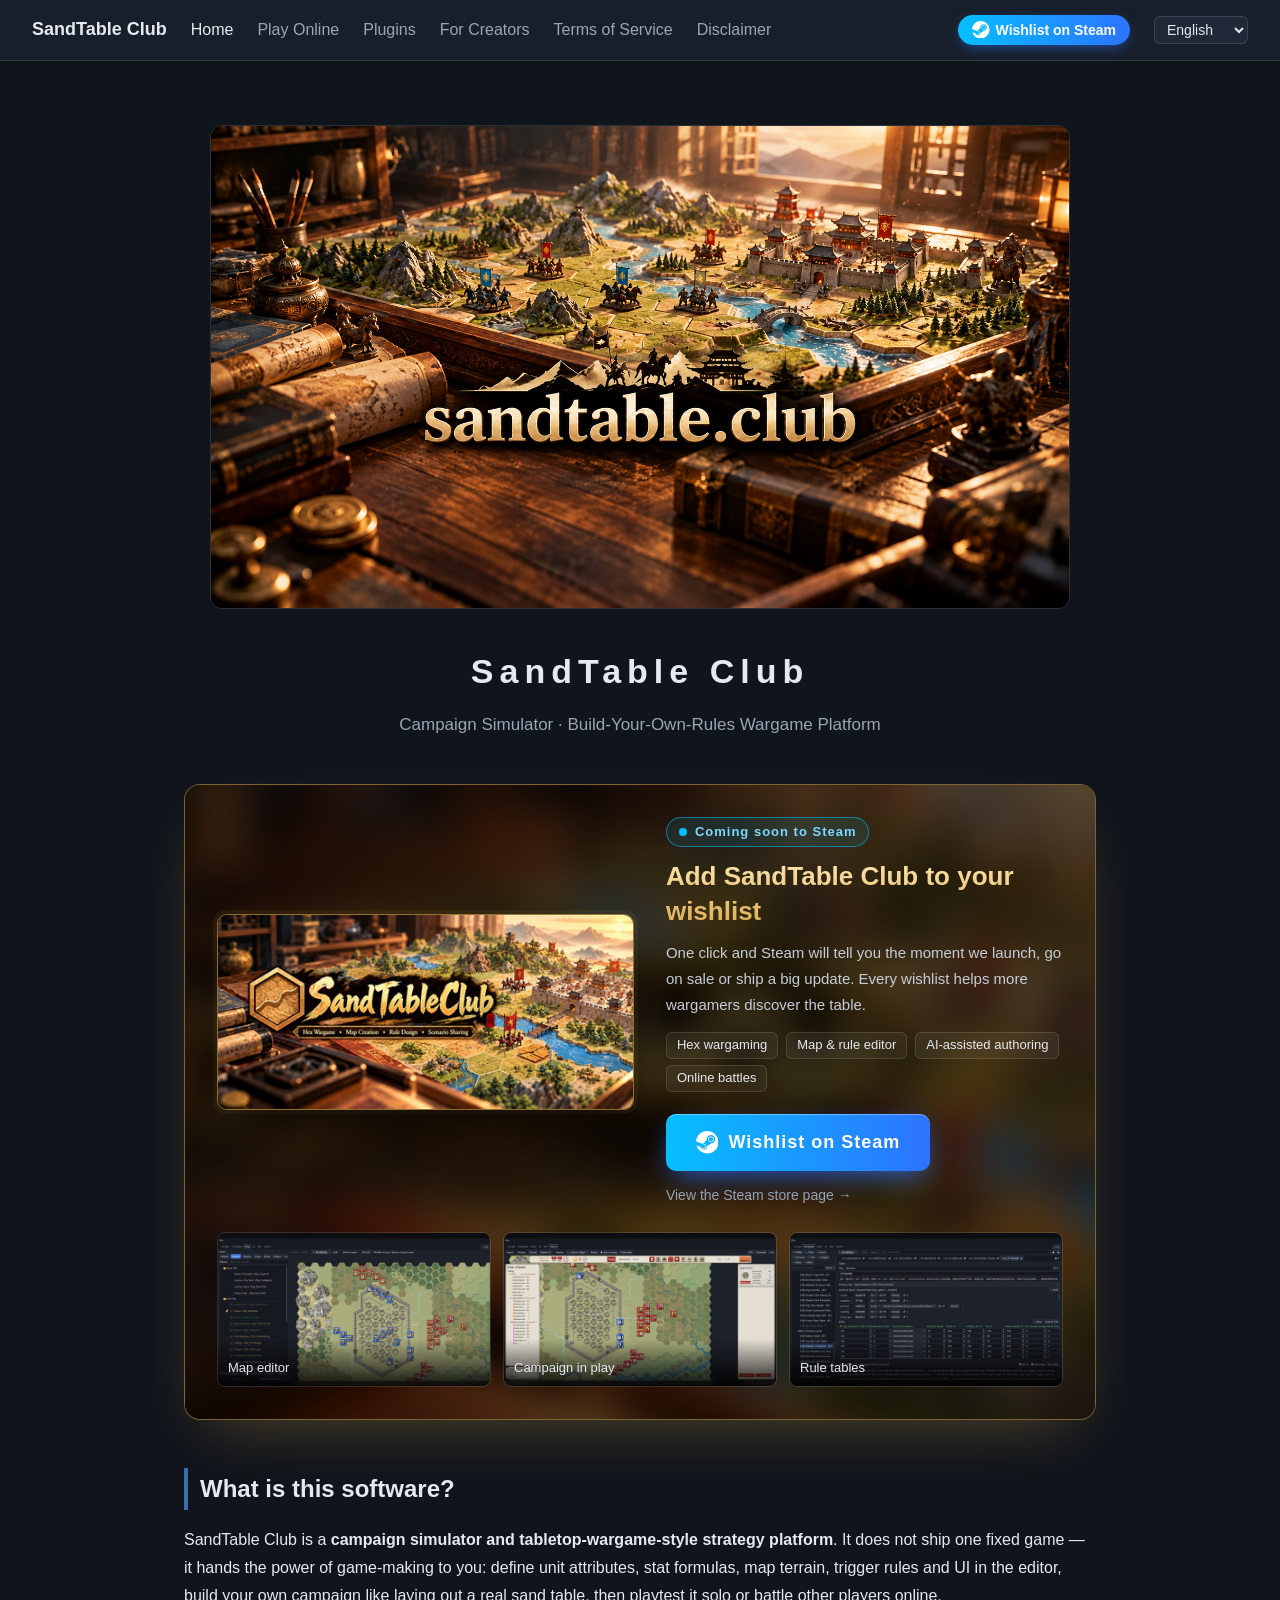
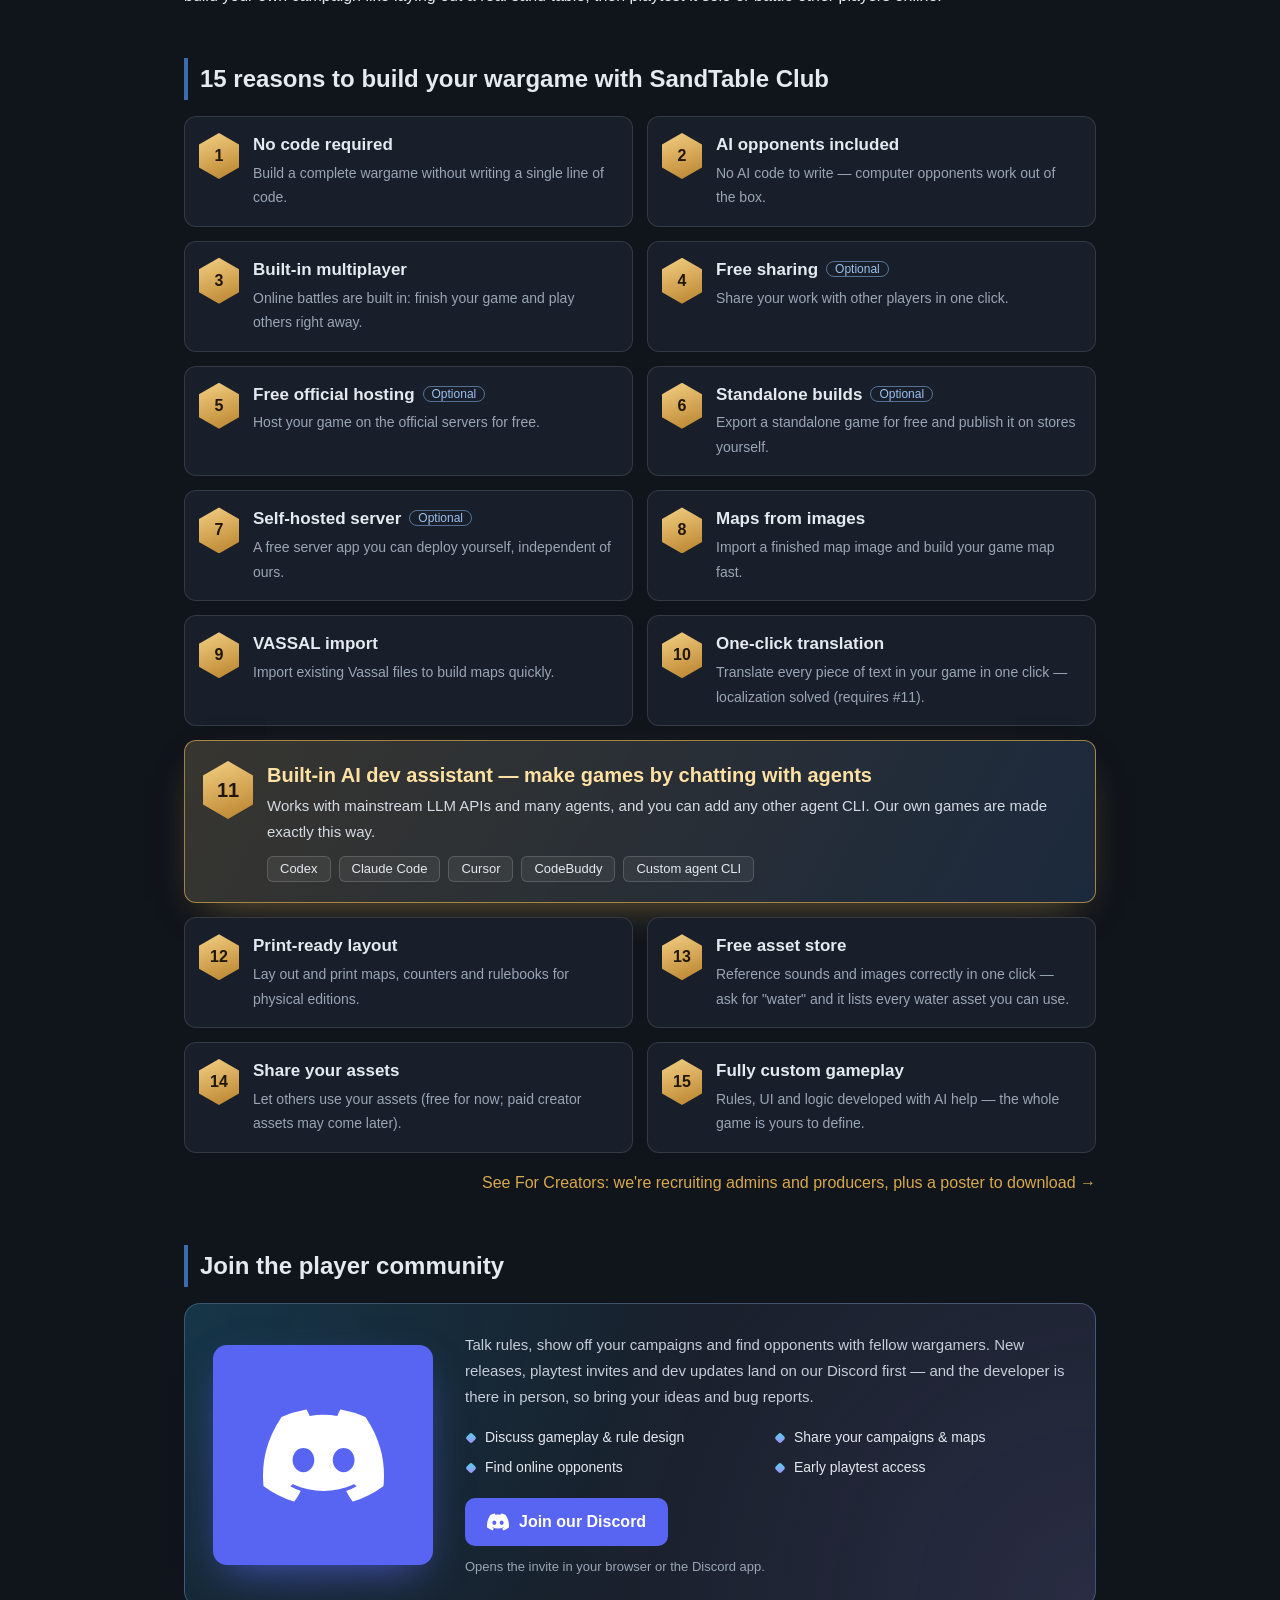
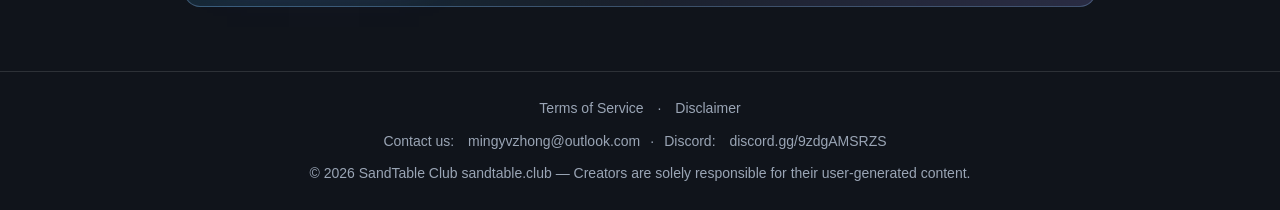
<file: index.html>
<!DOCTYPE html>
<html lang="zh-CN">
<head>
<meta charset="UTF-8">
<meta name="viewport" content="width=device-width, initial-scale=1.0">
<title>沙盘俱乐部 SandTable Club</title>
<meta name="description" content="沙盘俱乐部(sandtable.club):一个可自制规则的战役模拟器与兵棋对战平台。">
<link rel="icon" href="assets/icon.ico" sizes="any">
<link rel="icon" type="image/png" sizes="32x32" href="assets/icon_32x32_transparent.png">
<link rel="apple-touch-icon" href="assets/icon_256.png">
<link rel="stylesheet" href="assets/style.css">
<script src="i18n/zh.js"></script>
<script src="i18n/cht.js"></script>
<script src="i18n/en.js"></script>
<script src="i18n/ja.js"></script>
</head>
<body data-page="home">
<nav id="nav"></nav>
<main id="main"></main>
<footer id="footer"></footer>
<script src="assets/i18n.js"></script>
</body>
</html>
</file>
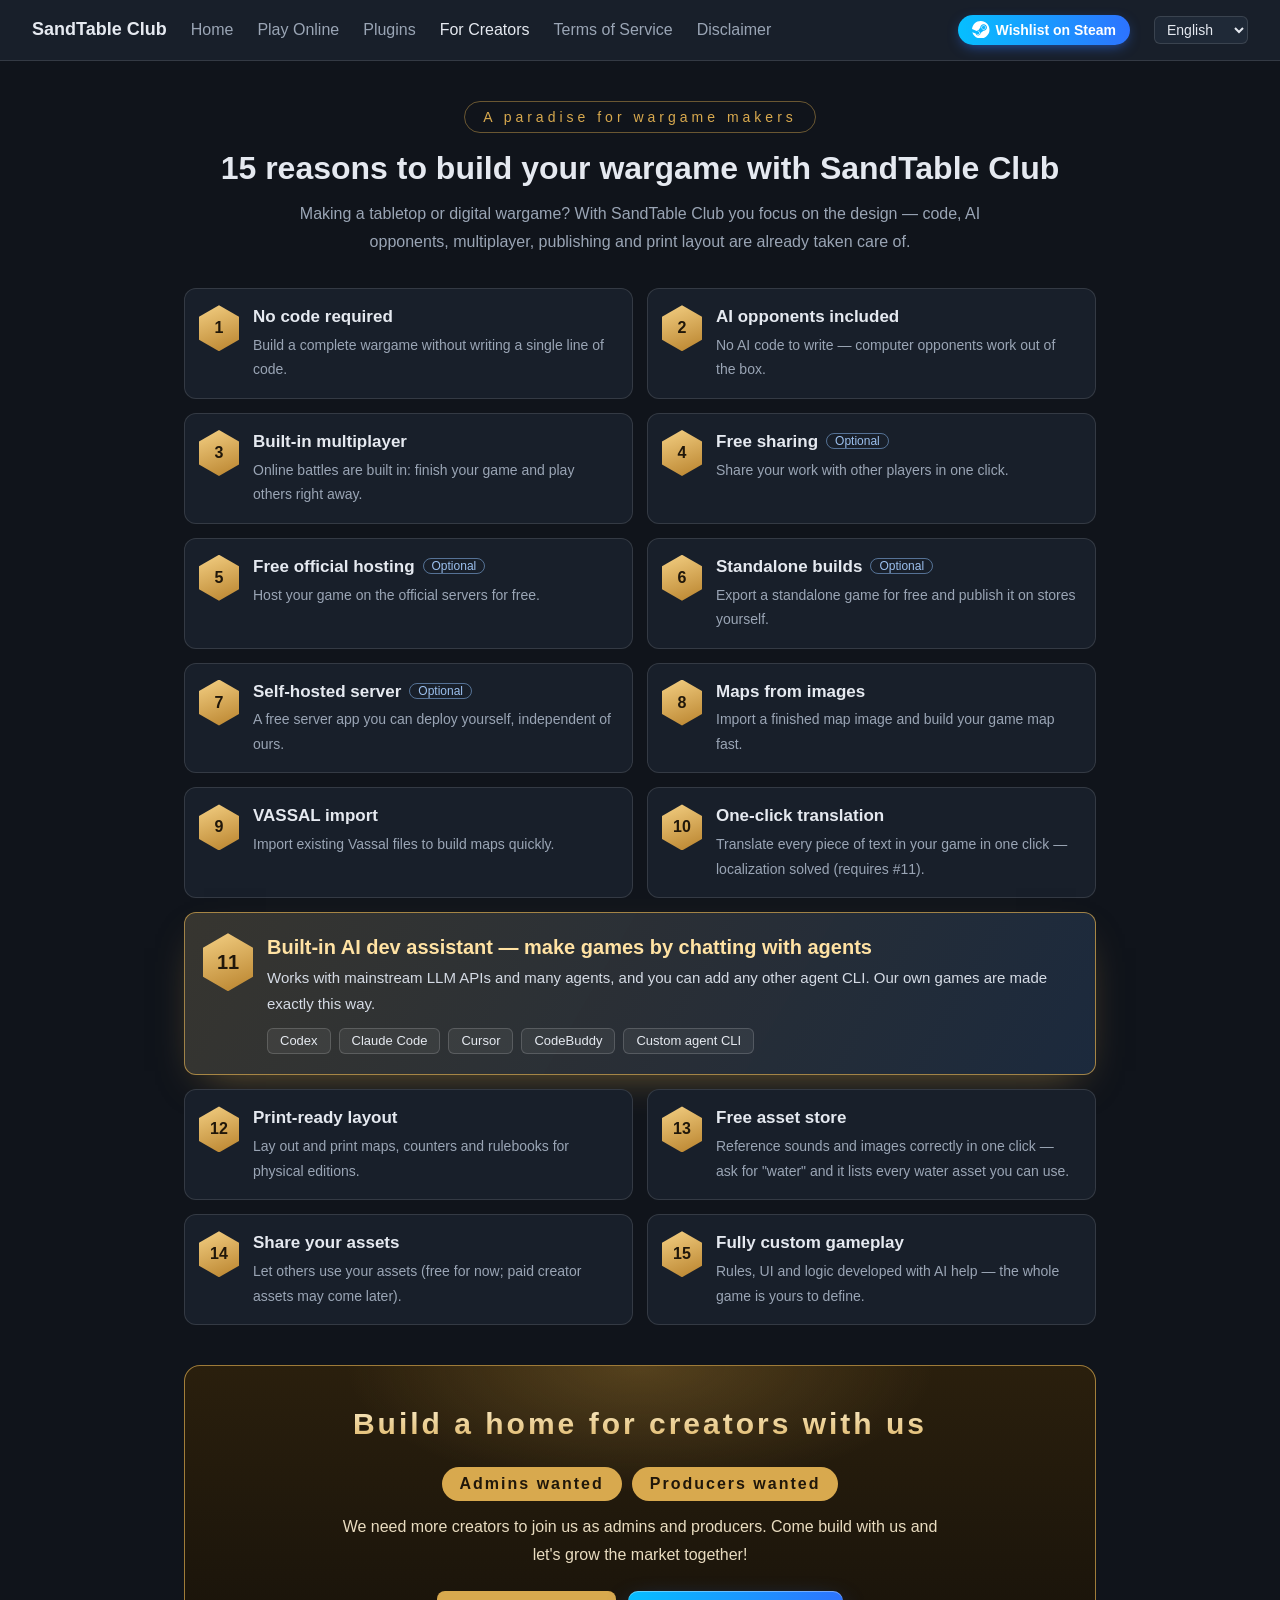
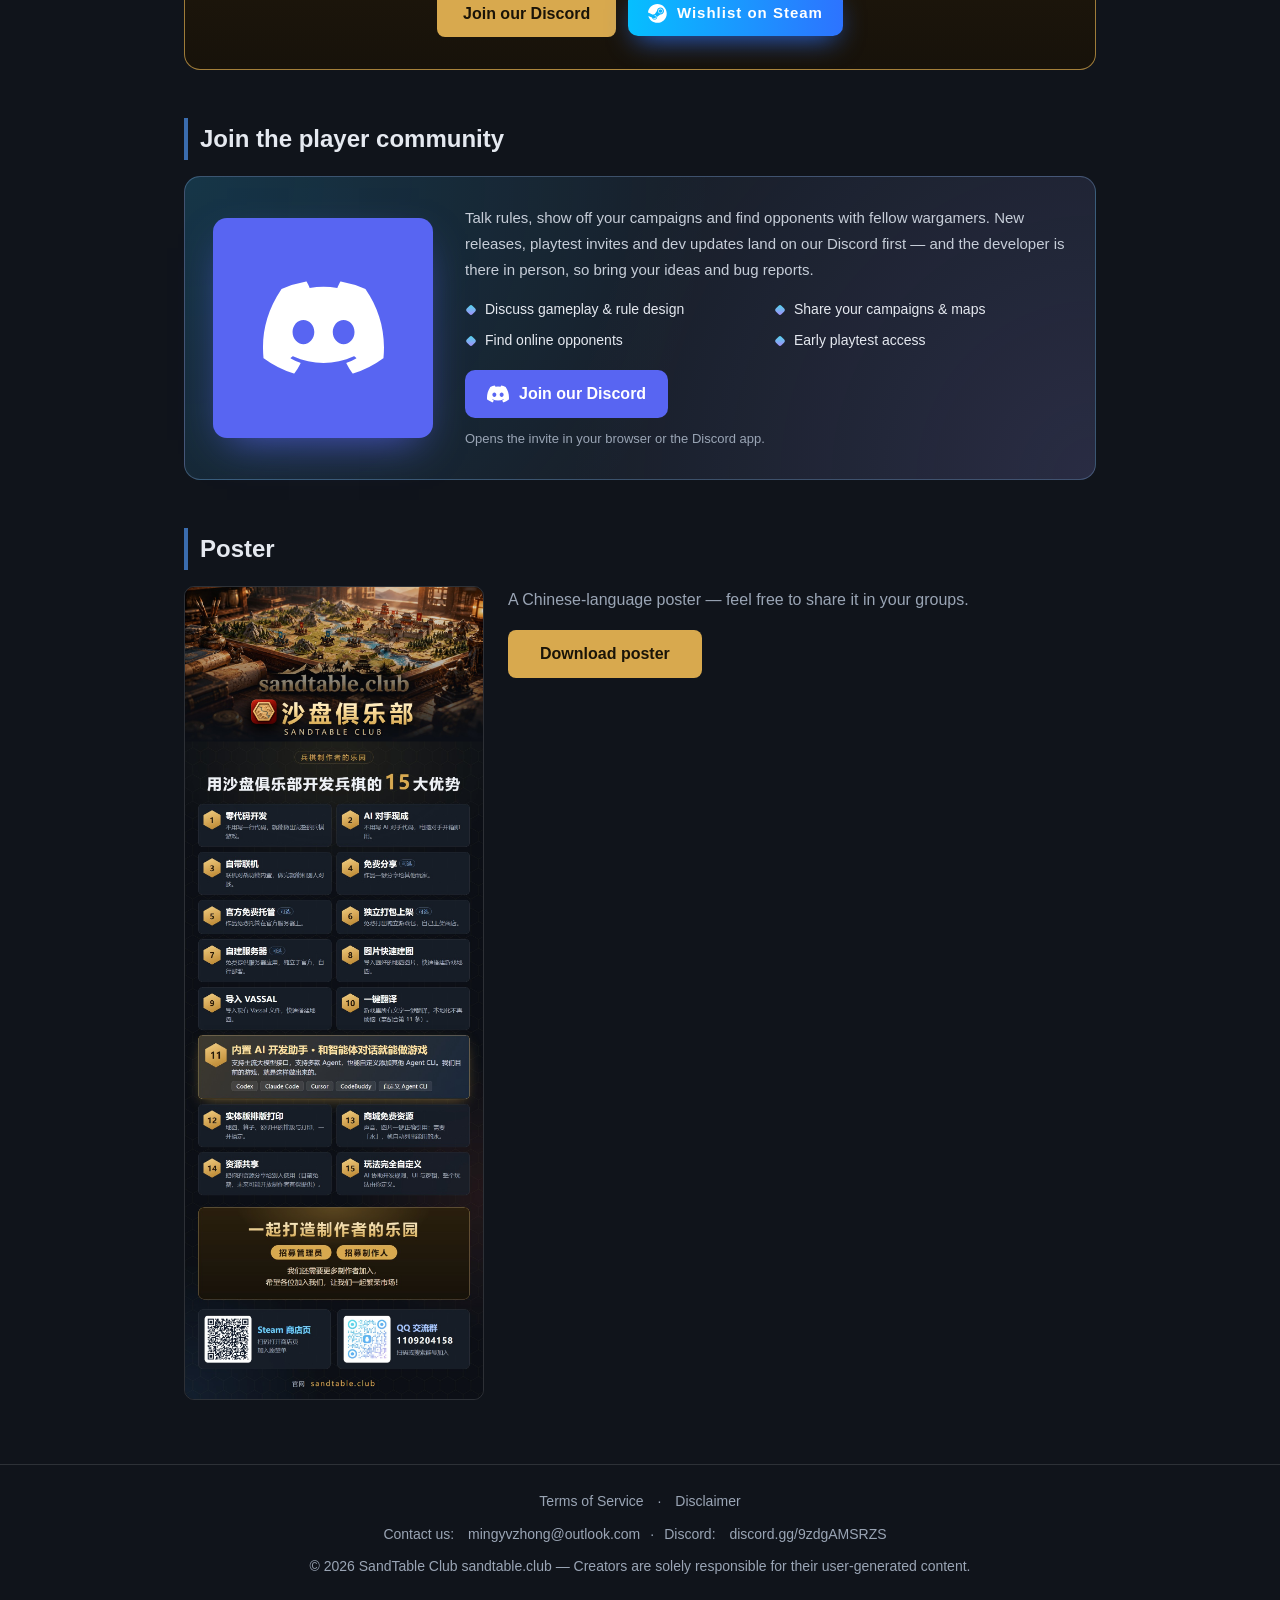
<file: creators.html>
<!DOCTYPE html>
<html lang="zh-CN">
<head>
<meta charset="UTF-8">
<meta name="viewport" content="width=device-width, initial-scale=1.0">
<title>制作者乐园 - 沙盘俱乐部</title>
<link rel="icon" href="assets/icon.ico" sizes="any">
<link rel="icon" type="image/png" sizes="32x32" href="assets/icon_32x32_transparent.png">
<link rel="apple-touch-icon" href="assets/icon_256.png">
<link rel="stylesheet" href="assets/style.css">
<script src="i18n/zh.js"></script>
<script src="i18n/cht.js"></script>
<script src="i18n/en.js"></script>
<script src="i18n/ja.js"></script>
</head>
<body data-page="creators">
<nav id="nav"></nav>
<main id="main"></main>
<footer id="footer"></footer>
<script src="assets/i18n.js"></script>
</body>
</html>
</file>
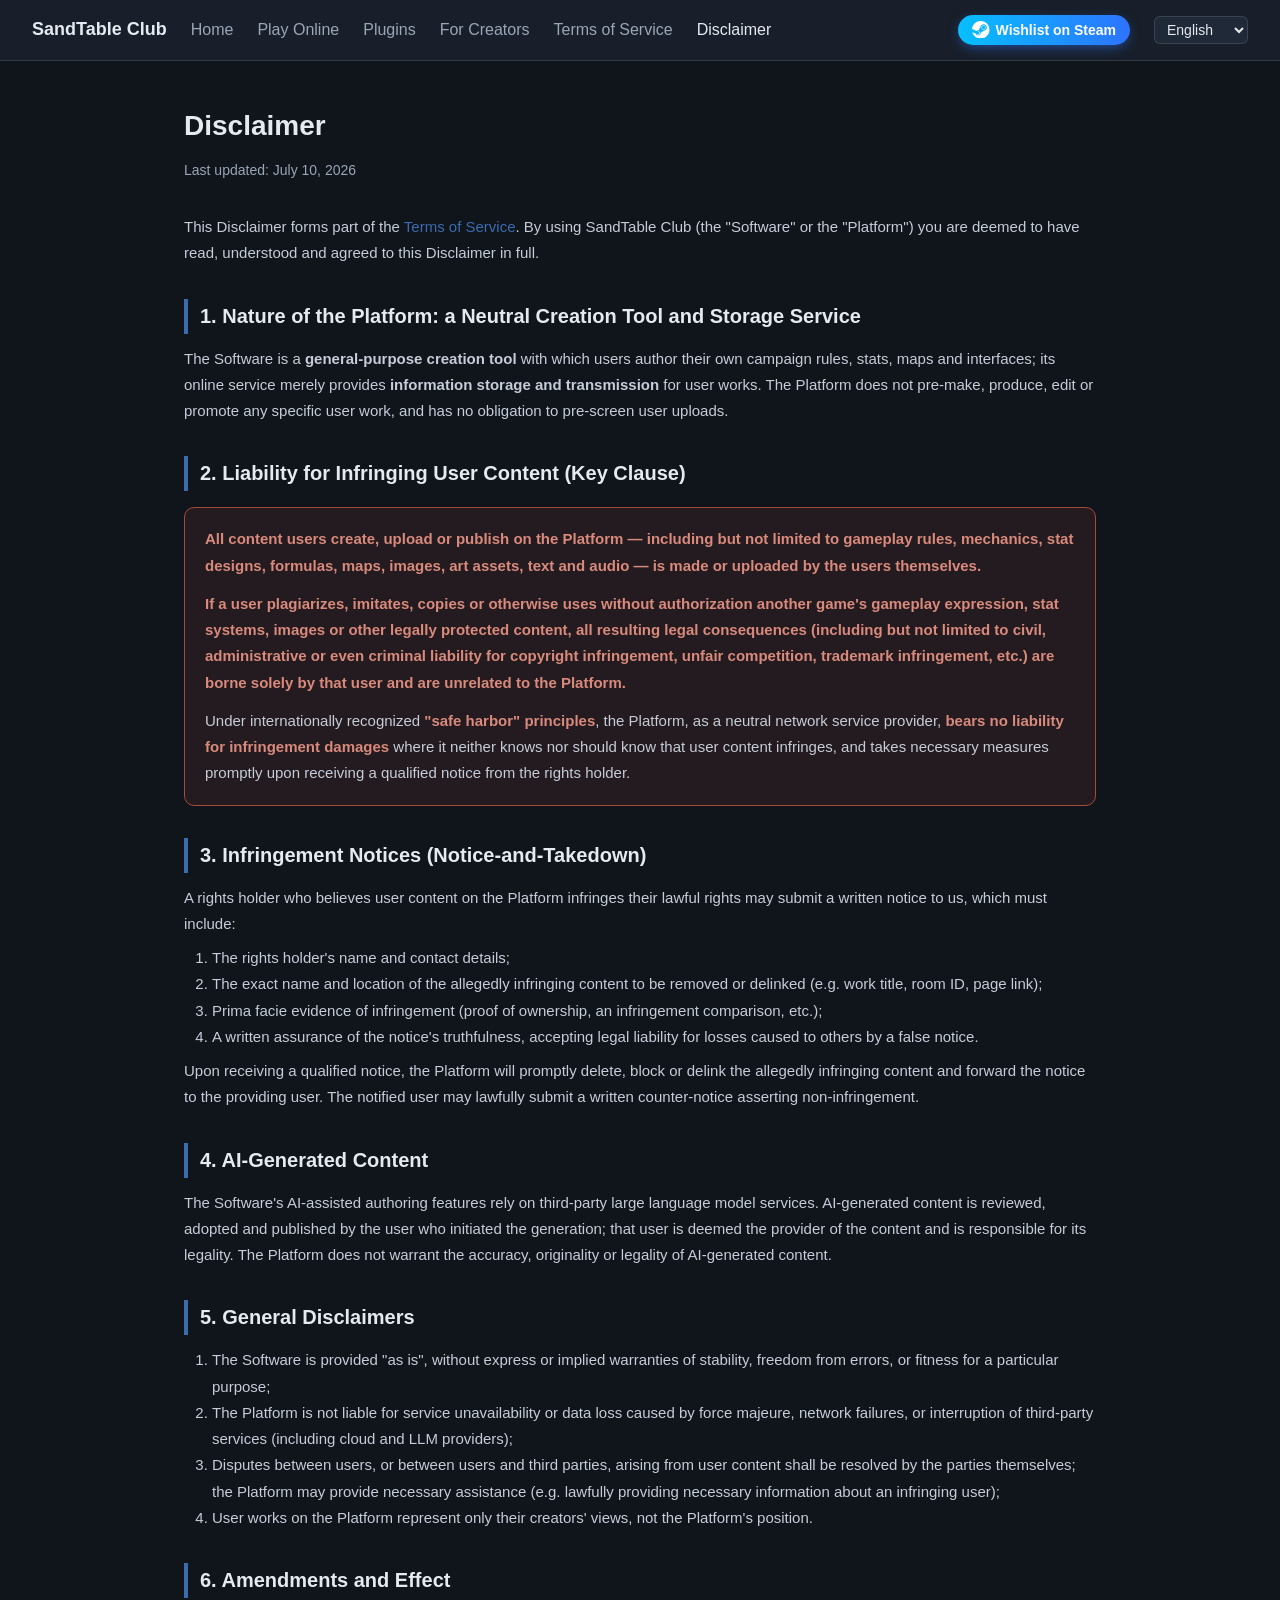
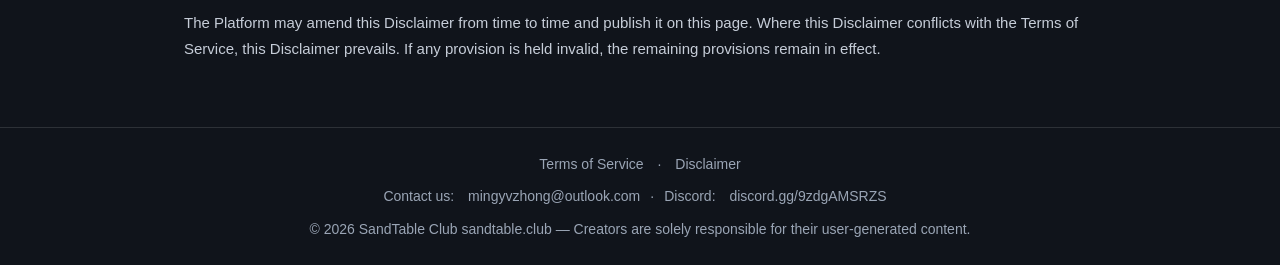
<file: disclaimer.html>
<!DOCTYPE html>
<html lang="zh-CN">
<head>
<meta charset="UTF-8">
<meta name="viewport" content="width=device-width, initial-scale=1.0">
<title>免责声明 - 沙盘俱乐部</title>
<link rel="icon" href="assets/icon.ico" sizes="any">
<link rel="icon" type="image/png" sizes="32x32" href="assets/icon_32x32_transparent.png">
<link rel="apple-touch-icon" href="assets/icon_256.png">
<link rel="stylesheet" href="assets/style.css">
<script src="i18n/zh.js"></script>
<script src="i18n/cht.js"></script>
<script src="i18n/en.js"></script>
<script src="i18n/ja.js"></script>
</head>
<body data-page="disclaimer">
<nav id="nav"></nav>
<main id="main" class="legal"></main>
<footer id="footer"></footer>
<script src="assets/i18n.js"></script>
</body>
</html>
</file>
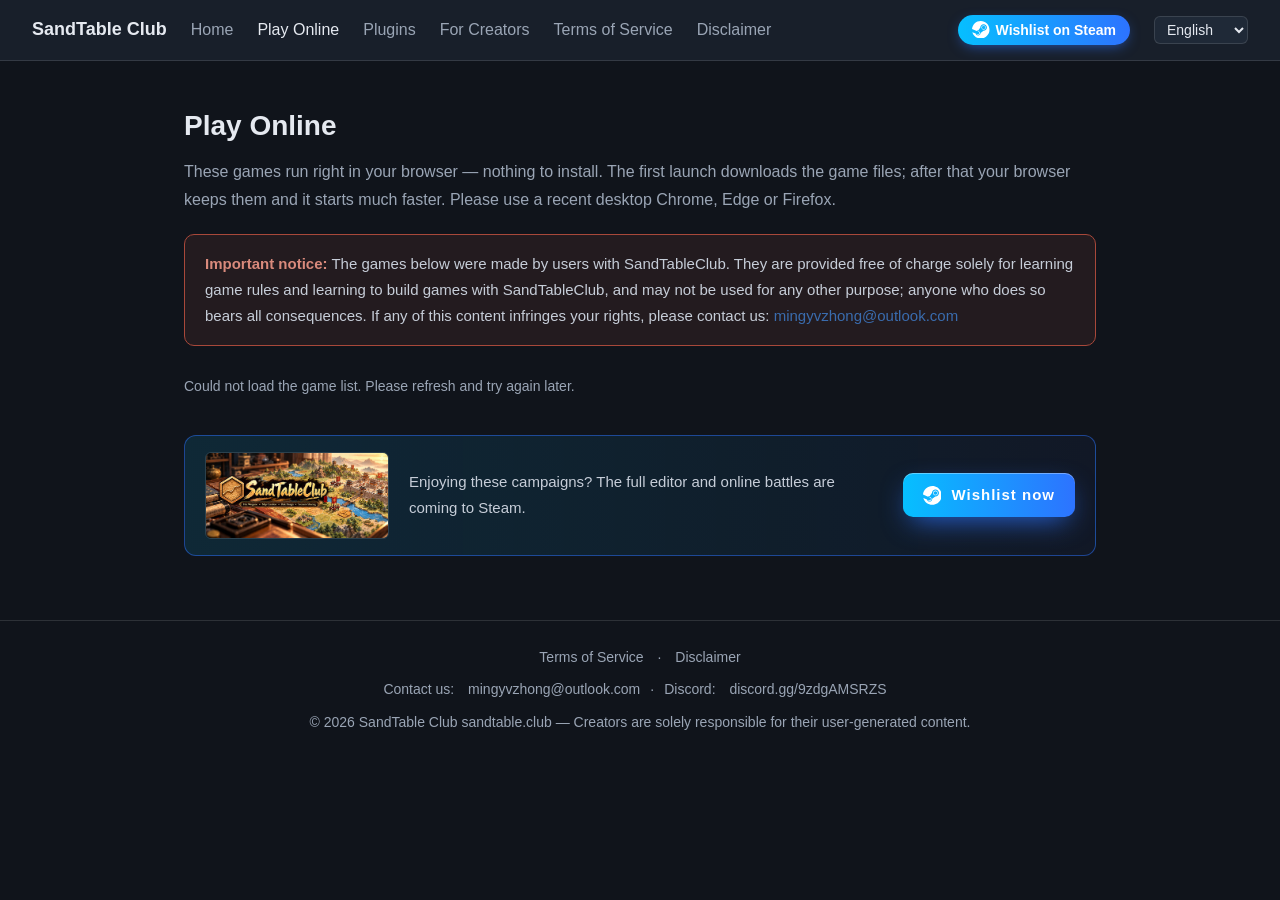
<file: games.html>
<!DOCTYPE html>
<html lang="zh-CN">
<head>
<meta charset="UTF-8">
<meta name="viewport" content="width=device-width, initial-scale=1.0">
<title>在线游戏 - 沙盘俱乐部</title>
<link rel="icon" href="assets/icon.ico" sizes="any">
<link rel="icon" type="image/png" sizes="32x32" href="assets/icon_32x32_transparent.png">
<link rel="apple-touch-icon" href="assets/icon_256.png">
<link rel="stylesheet" href="assets/style.css">
<script src="i18n/zh.js"></script>
<script src="i18n/cht.js"></script>
<script src="i18n/en.js"></script>
<script src="i18n/ja.js"></script>
</head>
<body data-page="games">
<nav id="nav"></nav>
<main id="main"></main>
<footer id="footer"></footer>
<script src="assets/i18n.js"></script>
</body>
</html>
</file>
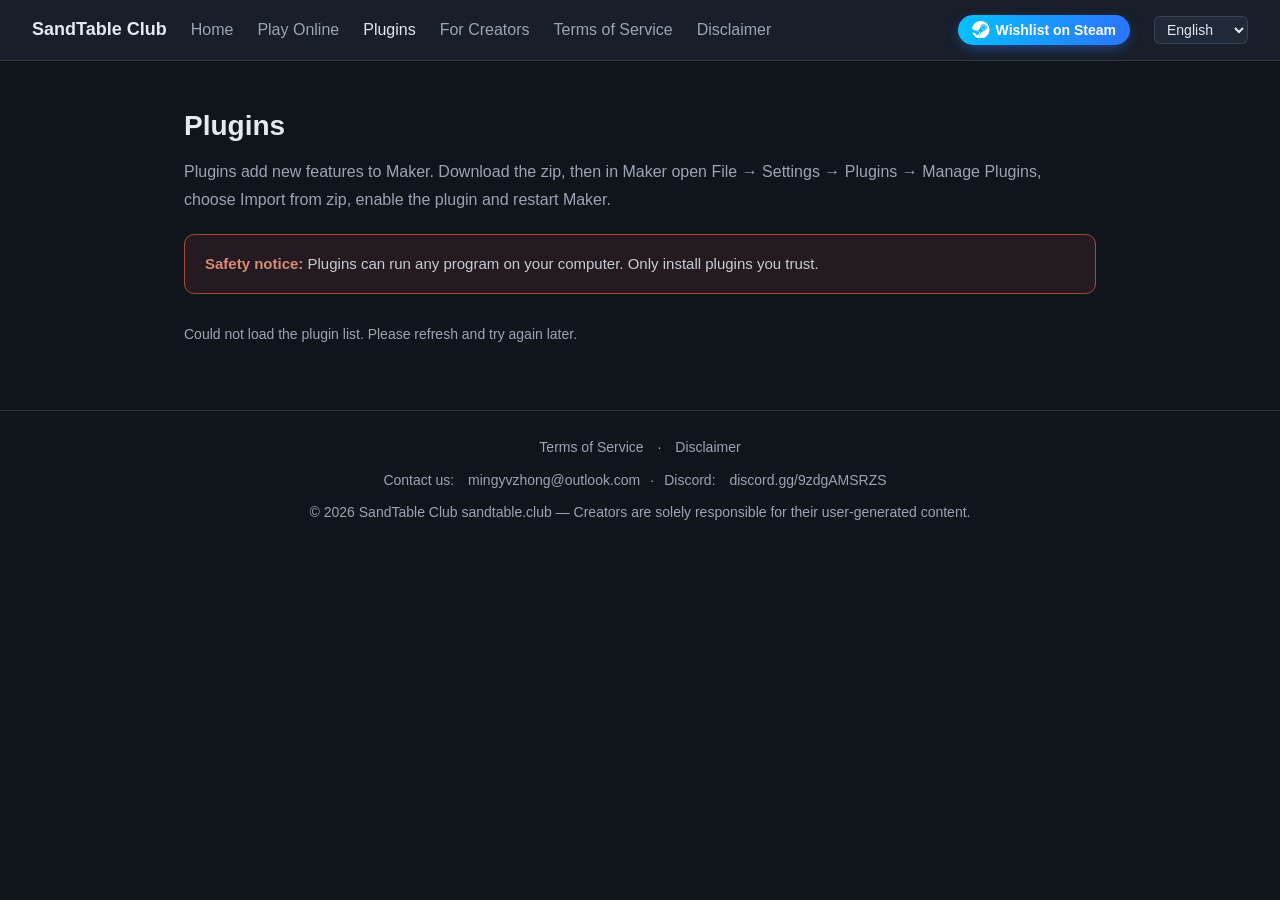
<file: plugins.html>
<!DOCTYPE html>
<html lang="zh-CN">
<head>
<meta charset="UTF-8">
<meta name="viewport" content="width=device-width, initial-scale=1.0">
<title>插件市场 - 沙盘俱乐部</title>
<link rel="icon" href="assets/icon.ico" sizes="any">
<link rel="icon" type="image/png" sizes="32x32" href="assets/icon_32x32_transparent.png">
<link rel="apple-touch-icon" href="assets/icon_256.png">
<link rel="stylesheet" href="assets/style.css">
<script src="i18n/zh.js"></script>
<script src="i18n/cht.js"></script>
<script src="i18n/en.js"></script>
<script src="i18n/ja.js"></script>
</head>
<body data-page="plugins">
<nav id="nav"></nav>
<main id="main"></main>
<footer id="footer"></footer>
<script src="assets/i18n.js"></script>
</body>
</html>
</file>
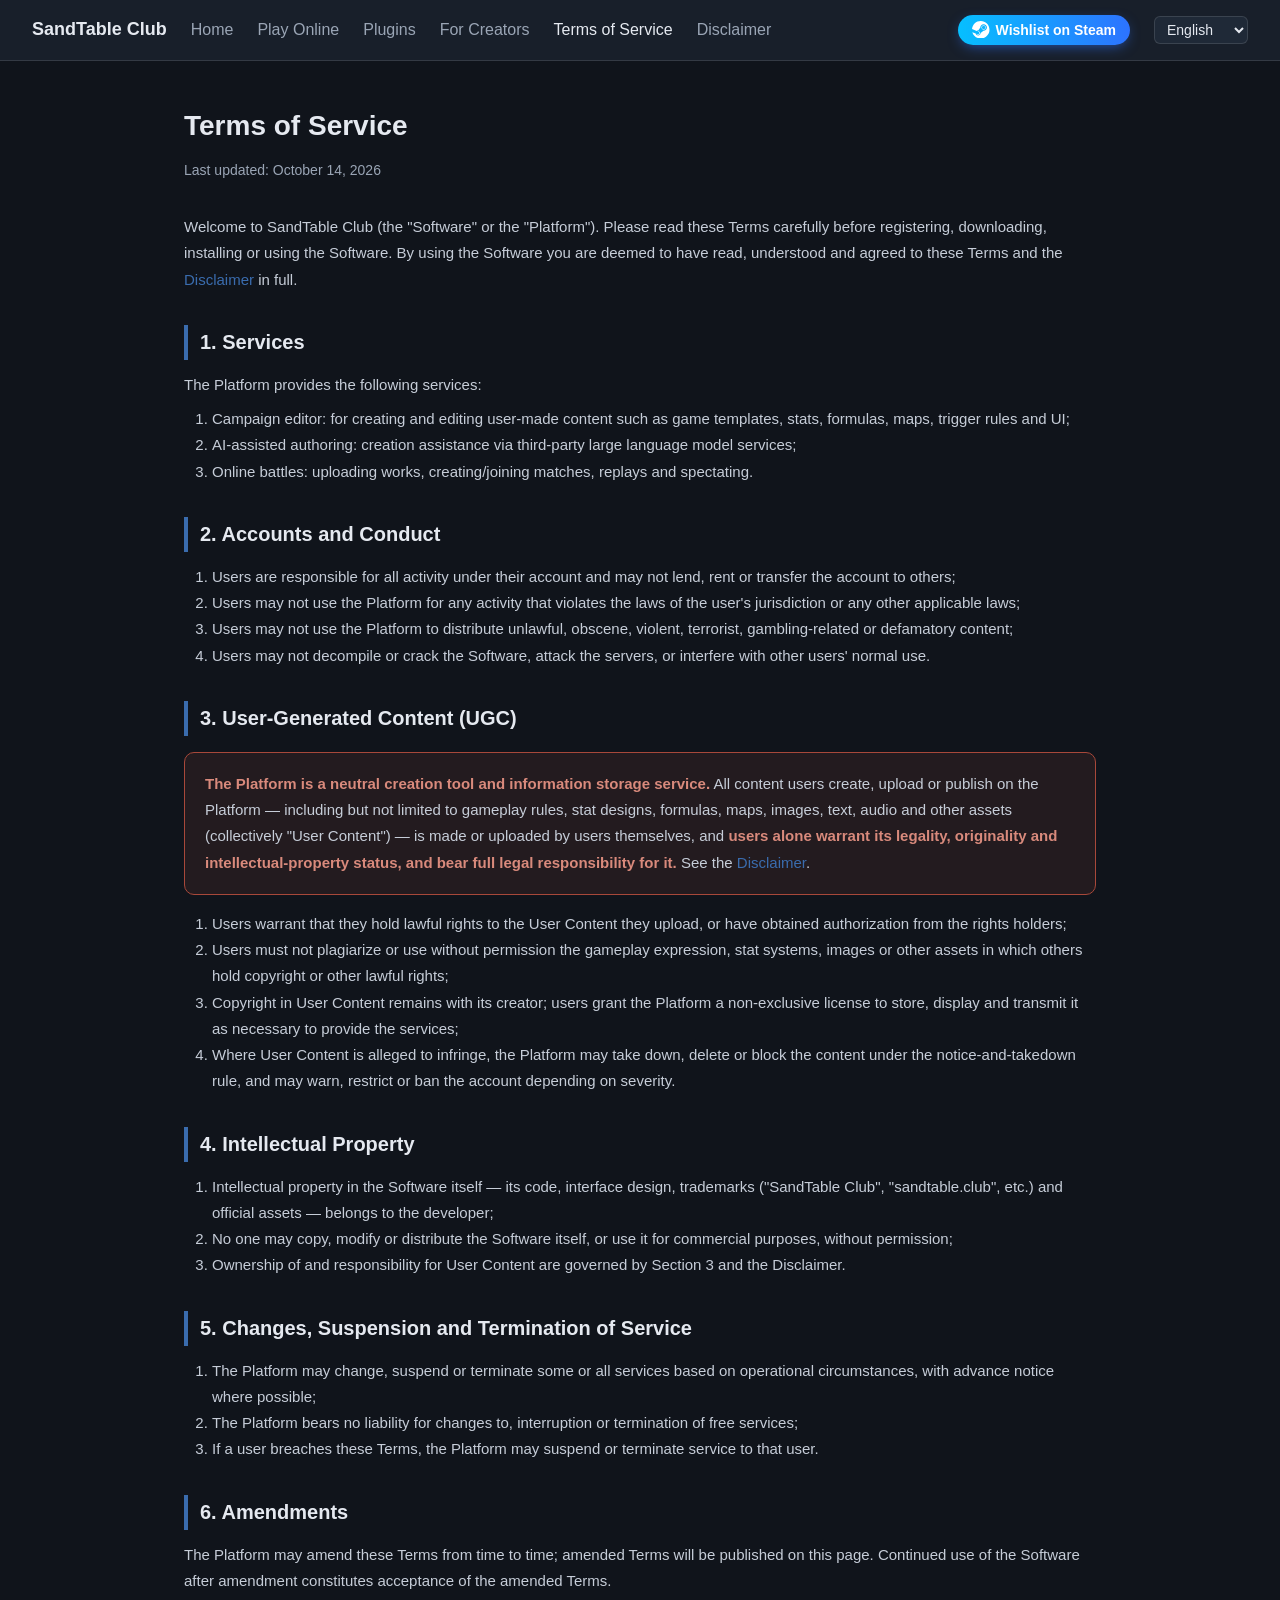
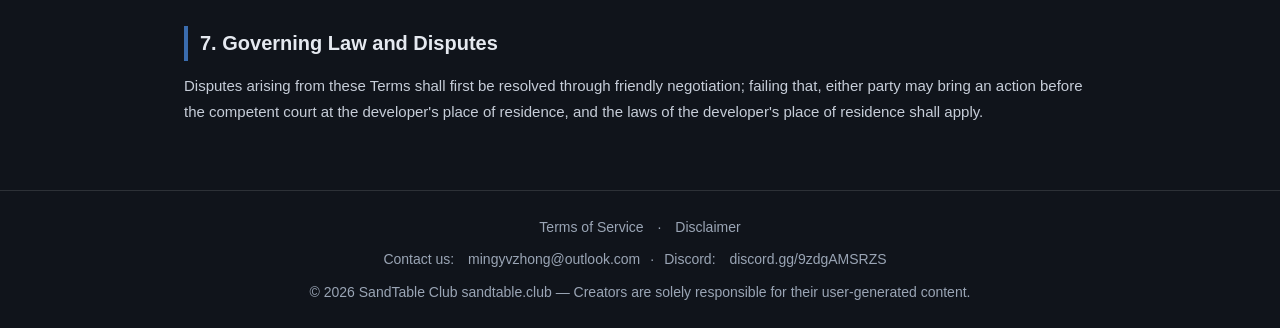
<file: terms.html>
<!DOCTYPE html>
<html lang="zh-CN">
<head>
<meta charset="UTF-8">
<meta name="viewport" content="width=device-width, initial-scale=1.0">
<title>用户协议 - 沙盘俱乐部</title>
<link rel="icon" href="assets/icon.ico" sizes="any">
<link rel="icon" type="image/png" sizes="32x32" href="assets/icon_32x32_transparent.png">
<link rel="apple-touch-icon" href="assets/icon_256.png">
<link rel="stylesheet" href="assets/style.css">
<script src="i18n/zh.js"></script>
<script src="i18n/cht.js"></script>
<script src="i18n/en.js"></script>
<script src="i18n/ja.js"></script>
</head>
<body data-page="terms">
<nav id="nav"></nav>
<main id="main" class="legal"></main>
<footer id="footer"></footer>
<script src="assets/i18n.js"></script>
</body>
</html>
</file>
<file: assets/style.css>
:root {
  --bg: #10141b;
  --panel: #181f2a;
  --panel-2: #1f2937;
  --text: #e5e9f0;
  --muted: #9aa5b5;
  --blue: #2a5286;
  --blue-hi: #3a6cae;
  --red: #85382d;
  --red-hi: #a8483a;
  --gold: #d8a94e;
  --border: rgba(255, 255, 255, 0.12);
}

* { margin: 0; padding: 0; box-sizing: border-box; }

body {
  background: var(--bg);
  color: var(--text);
  font-family: "Microsoft YaHei", "PingFang SC", "Noto Sans SC", sans-serif;
  line-height: 1.75;
}

a { color: var(--blue-hi); text-decoration: none; }
a:hover { text-decoration: underline; }

/* 导航 */
nav {
  display: flex;
  flex-wrap: wrap;
  align-items: center;
  gap: 8px 24px;
  padding: 14px 32px;
  background: var(--panel);
  border-bottom: 1px solid var(--border);
}
nav .brand { font-size: 18px; font-weight: bold; color: var(--text); }
nav a { color: var(--muted); }
nav a.active, nav a:hover { color: var(--text); text-decoration: none; }
nav .spacer { flex: 1; }
#lang-select {
  background: var(--panel-2);
  color: var(--text);
  border: 1px solid var(--border);
  border-radius: 6px;
  padding: 4px 8px;
  font-size: 14px;
  cursor: pointer;
}

/* 主体 */
main { max-width: 960px; margin: 0 auto; padding: 40px 24px 64px; }

.hero { text-align: center; padding: 24px 0 8px; }
.hero img {
  max-width: 100%;
  width: 860px;
  border-radius: 12px;
  border: 1px solid var(--border);
}
.hero h1 { margin-top: 24px; font-size: 34px; letter-spacing: 6px; }
.hero p.tagline { color: var(--muted); font-size: 17px; margin-top: 8px; }

section { margin-top: 48px; }
section h2 {
  font-size: 24px;
  border-left: 4px solid var(--blue-hi);
  padding-left: 12px;
  margin-bottom: 16px;
}


.btn-gold {
  display: inline-block;
  background: var(--gold);
  color: #1a1408;
  font-weight: bold;
  padding: 10px 32px;
  border-radius: 8px;
}
.btn-gold:hover { background: #e8bd66; text-decoration: none; }

/* 条款页 */
.legal h1 { font-size: 28px; margin-bottom: 8px; }
.legal .updated { color: var(--muted); font-size: 14px; margin-bottom: 32px; }
.legal h2 { font-size: 20px; margin: 32px 0 12px; border-left: 4px solid var(--blue-hi); padding-left: 12px; }
.legal p, .legal li { color: #c6cdd8; font-size: 15px; }
.legal ul, .legal ol { margin: 8px 0 8px 28px; }
.legal .highlight {
  background: rgba(168, 72, 58, 0.12);
  border: 1px solid var(--red-hi);
  border-radius: 10px;
  padding: 18px 20px;
  margin: 16px 0;
}
.legal .highlight strong { color: #d98a7c; }
.legal .highlight p + p { margin-top: 12px; }

footer {
  border-top: 1px solid var(--border);
  padding: 24px 32px;
  text-align: center;
  color: var(--muted);
  font-size: 14px;
}
footer a { color: var(--muted); margin: 0 10px; }

/* 在线游戏 */
.page-title { font-size: 28px; margin-bottom: 8px; }
.page-intro { color: var(--muted); margin-bottom: 20px; }
.notice {
  background: rgba(168, 72, 58, 0.12);
  border: 1px solid var(--red-hi);
  border-radius: 10px;
  padding: 16px 20px;
  margin-bottom: 28px;
  color: #c6cdd8;
  font-size: 15px;
}
.notice strong { color: #d98a7c; }
.muted { color: var(--muted); font-size: 14px; }
.game-list { display: flex; flex-direction: column; gap: 12px; }
.game-row {
  display: flex;
  align-items: center;
  gap: 20px;
  background: var(--panel);
  border: 1px solid var(--border);
  border-radius: 10px;
  padding: 12px 20px 12px 12px;
}
.game-row .tag { color: var(--gold); }
.game-cover {
  flex: none;
  width: 256px;
  aspect-ratio: 16 / 9;
  border-radius: 6px;
  overflow: hidden;
  background: linear-gradient(135deg, var(--blue), #1b2533);
  border: 0;
  padding: 0;
}
button.game-cover { cursor: zoom-in; }
.lightbox {
  position: fixed;
  inset: 0;
  z-index: 1000;
  display: flex;
  align-items: center;
  justify-content: center;
  padding: 16px;
  background: rgba(0, 0, 0, 0.88);
  cursor: zoom-out;
}
.lightbox img { max-width: 100%; max-height: 100%; object-fit: contain; }
.game-cover img { display: block; width: 100%; height: 100%; object-fit: cover; }
.game-cover-empty {
  display: flex;
  align-items: center;
  justify-content: center;
  width: 100%;
  height: 100%;
  color: rgba(255, 255, 255, 0.75);
  font-size: 48px;
  font-weight: 700;
}
.game-body { flex: 1; min-width: 0; }
.game-row h3 { font-size: 20px; margin-bottom: 4px; overflow-wrap: anywhere; }
.game-play { flex: none; padding: 6px 24px; }
@media (max-width: 640px) {
  .game-row { flex-direction: column; align-items: stretch; gap: 12px; padding: 12px; }
  .game-cover { width: 100%; }
  .game-play { text-align: center; }
}
.plugin-list { display: flex; flex-direction: column; gap: 12px; }
.plugin-row {
  display: flex;
  align-items: center;
  gap: 24px;
  background: var(--panel);
  border: 1px solid var(--border);
  border-radius: 10px;
  padding: 16px 20px;
}
.plugin-main { flex: 1; min-width: 0; }
.plugin-row h3 { font-size: 18px; margin-bottom: 2px; overflow-wrap: anywhere; }
/* 默认两行：行高 1.6，所以 3.2em */
.plugin-text {
  font-size: 14px;
  line-height: 1.6;
  margin-top: 8px;
  max-height: 3.2em;
  overflow: hidden;
  white-space: pre-line;
  overflow-wrap: anywhere;
  transition: max-height 0.25s ease;
}
.plugin-text.clamp { white-space: normal; }
.plugin-more {
  background: none;
  border: 0;
  color: var(--gold);
  cursor: pointer;
  font: inherit;
  font-size: 14px;
  margin-top: 4px;
  padding: 2px 0;
}
.plugin-more:hover { text-decoration: underline; }
.plugin-more[hidden] { display: none; }
.plugin-get { flex: none; padding: 6px 24px; }
@media (max-width: 640px) {
  .plugin-row { flex-direction: column; align-items: stretch; gap: 12px; }
  .plugin-get { text-align: center; }
}

/* Steam 愿望单入口 */
.steam-logo { width: 1.25em; height: 1.25em; flex: none; }

nav a.nav-steam {
  display: inline-flex;
  align-items: center;
  gap: 6px;
  padding: 4px 14px;
  border-radius: 999px;
  background: linear-gradient(90deg, #06bfff, #2d73ff);
  color: #fff;
  font-size: 14px;
  font-weight: bold;
  line-height: 1.6;
  box-shadow: 0 4px 14px -4px rgba(45, 115, 255, 0.7);
  transition: transform 0.15s, box-shadow 0.15s;
}
nav a.nav-steam:hover {
  color: #fff;
  transform: translateY(-1px);
  box-shadow: 0 6px 18px -4px rgba(6, 191, 255, 0.8);
}

.btn-steam {
  position: relative;
  overflow: hidden;
  display: inline-flex;
  align-items: center;
  gap: 10px;
  padding: 13px 30px;
  border-radius: 10px;
  background: linear-gradient(90deg, #06bfff, #2d73ff);
  color: #fff;
  font-size: 18px;
  font-weight: bold;
  letter-spacing: 1px;
  box-shadow: 0 10px 28px -8px rgba(45, 115, 255, 0.85), inset 0 1px 0 rgba(255, 255, 255, 0.35);
  transition: transform 0.15s, box-shadow 0.15s, filter 0.15s;
}
.btn-steam::after {
  /* 按钮上周期性扫过的一道光 */
  content: '';
  position: absolute;
  top: 0; bottom: 0; left: -60%;
  width: 40%;
  background: linear-gradient(100deg, transparent, rgba(255, 255, 255, 0.45), transparent);
  transform: skewX(-20deg);
  animation: steam-shine 3.2s ease-in-out infinite;
}
.btn-steam:hover {
  color: #fff;
  text-decoration: none;
  transform: translateY(-2px);
  filter: brightness(1.08);
  box-shadow: 0 14px 34px -8px rgba(6, 191, 255, 0.9), inset 0 1px 0 rgba(255, 255, 255, 0.35);
}
.btn-steam-sm { padding: 9px 20px; font-size: 15px; }
@keyframes steam-shine {
  0%, 55% { left: -60%; }
  100% { left: 130%; }
}

.steam-cta {
  position: relative;
  overflow: hidden;
  margin-top: 36px;
  border: 1px solid rgba(216, 169, 78, 0.55);
  border-radius: 16px;
  background: #0d1016;
  box-shadow: 0 24px 60px -24px rgba(216, 169, 78, 0.35);
}
.steam-cta-bg {
  position: absolute;
  inset: -40px;
  background-size: cover;
  background-position: center;
  filter: blur(22px) brightness(0.32) saturate(1.3);
}
.steam-cta-main {
  position: relative;
  display: grid;
  grid-template-columns: minmax(0, 1.05fr) minmax(0, 1fr);
  gap: 32px;
  align-items: center;
  padding: 32px 32px 24px;
}
.steam-capsule {
  position: relative;
  display: block;
  overflow: hidden;
  border-radius: 10px;
  border: 1px solid rgba(216, 169, 78, 0.6);
  box-shadow: 0 18px 40px -12px rgba(0, 0, 0, 0.8), 0 0 0 4px rgba(216, 169, 78, 0.08);
  transition: transform 0.25s;
}
.steam-capsule img { display: block; width: 100%; height: auto; }
.steam-capsule:hover { transform: scale(1.02); }
.steam-cta-body h2 {
  border: 0;
  padding: 0;
  margin: 12px 0 10px;
  font-size: 26px;
  line-height: 1.35;
  background: linear-gradient(180deg, #ffe7b0, var(--gold));
  -webkit-background-clip: text;
  background-clip: text;
  color: transparent;
}
.steam-cta-body p { color: #c6cdd8; font-size: 15px; }
.steam-badge {
  display: inline-flex;
  align-items: center;
  gap: 8px;
  padding: 3px 12px;
  border: 1px solid rgba(6, 191, 255, 0.55);
  border-radius: 999px;
  background: rgba(6, 191, 255, 0.1);
  color: #7fd7ff;
  font-size: 13px;
  font-weight: bold;
  letter-spacing: 1px;
}
.steam-badge i {
  width: 8px; height: 8px;
  border-radius: 50%;
  background: #06bfff;
  animation: steam-pulse 1.8s ease-out infinite;
}
@keyframes steam-pulse {
  0% { box-shadow: 0 0 0 0 rgba(6, 191, 255, 0.7); }
  100% { box-shadow: 0 0 0 9px rgba(6, 191, 255, 0); }
}
.steam-points {
  display: flex;
  flex-wrap: wrap;
  gap: 6px 8px;
  list-style: none;
  margin: 14px 0 22px;
}
.steam-points li {
  padding: 1px 10px;
  border: 1px solid var(--border);
  border-radius: 6px;
  background: rgba(255, 255, 255, 0.05);
  color: var(--text);
  font-size: 13px;
}
.steam-store-link { display: block; margin-top: 12px; color: var(--muted); font-size: 14px; }
.steam-store-link:hover { color: var(--text); }

.steam-shots {
  position: relative;
  display: grid;
  grid-template-columns: repeat(3, minmax(0, 1fr));
  gap: 12px;
  padding: 0 32px 32px;
}
.steam-shot {
  position: relative;
  display: block;
  overflow: hidden;
  border-radius: 8px;
  border: 1px solid var(--border);
}
.steam-shot img { display: block; width: 100%; height: auto; transition: transform 0.35s; }
.steam-shot span {
  position: absolute;
  left: 0; right: 0; bottom: 0;
  padding: 18px 10px 6px;
  background: linear-gradient(transparent, rgba(0, 0, 0, 0.85));
  color: var(--text);
  font-size: 13px;
}
.steam-shot:hover { text-decoration: none; border-color: rgba(216, 169, 78, 0.6); }
.steam-shot:hover img { transform: scale(1.06); }

.steam-strip {
  display: flex;
  flex-wrap: wrap;
  align-items: center;
  gap: 16px 20px;
  margin-top: 36px;
  padding: 16px 20px;
  border: 1px solid rgba(45, 115, 255, 0.5);
  border-radius: 12px;
  background: linear-gradient(90deg, rgba(6, 191, 255, 0.12), rgba(45, 115, 255, 0.05));
}
.steam-strip-capsule { flex: none; display: block; width: 184px; border-radius: 6px; overflow: hidden; border: 1px solid var(--border); }
.steam-strip-capsule img { display: block; width: 100%; height: auto; }
.steam-strip p { flex: 1 1 240px; color: #c6cdd8; font-size: 15px; }

@media (max-width: 720px) {
  .steam-cta-main { grid-template-columns: minmax(0, 1fr); gap: 20px; padding: 20px 16px 16px; }
  .steam-cta-body h2 { font-size: 22px; }
  .steam-shots { gap: 8px; padding: 0 16px 20px; }
  .steam-shot span { display: none; }
  .btn-steam { width: 100%; justify-content: center; font-size: 17px; padding: 13px 16px; }
  .steam-strip-capsule { width: 100%; }
}
@media (prefers-reduced-motion: reduce) {
  .btn-steam::after, .steam-badge i { animation: none; }
  .btn-steam, .nav-steam, .steam-capsule, .steam-shot img, .community-discord { transition: none; }
}

/* QQ 群 */
.community-panel {
  display: grid;
  grid-template-columns: 220px minmax(0, 1fr);
  gap: 32px;
  align-items: center;
  padding: 28px;
  border: 1px solid rgba(126, 169, 221, 0.35);
  border-radius: 16px;
  background:
    radial-gradient(circle at 0% 0%, rgba(6, 191, 255, 0.14), transparent 55%),
    radial-gradient(circle at 100% 100%, rgba(167, 139, 250, 0.12), transparent 55%),
    var(--panel);
}
.community-qr {
  padding: 12px;
  border-radius: 14px;
  background: #fff;
  box-shadow: 0 16px 40px -14px rgba(6, 191, 255, 0.55);
}
.community-qr img { display: block; width: 100%; height: auto; }
.community-lead { color: #c6cdd8; font-size: 15px; }
.community-points {
  display: grid;
  grid-template-columns: repeat(auto-fit, minmax(220px, 1fr));
  gap: 6px 16px;
  list-style: none;
  margin: 14px 0 18px;
}
.community-points li { position: relative; padding-left: 20px; color: var(--text); font-size: 14px; }
.community-points li::before {
  content: '';
  position: absolute;
  left: 2px; top: 0.65em;
  width: 8px; height: 8px;
  border-radius: 2px;
  background: linear-gradient(135deg, #4fd8eb, #a78bfa);
  transform: rotate(45deg);
}
.community-group {
  display: inline-flex;
  flex-wrap: wrap;
  align-items: center;
  gap: 8px 14px;
  padding: 10px 12px 10px 16px;
  border: 1px solid var(--border);
  border-radius: 12px;
  background: rgba(0, 0, 0, 0.25);
}
.community-label { color: var(--muted); font-size: 14px; }
.community-num {
  font-size: 24px;
  font-weight: bold;
  letter-spacing: 2px;
  font-variant-numeric: tabular-nums;
  background: linear-gradient(90deg, #4fd8eb, #7ea9ff, #b69cf7);
  -webkit-background-clip: text;
  background-clip: text;
  color: transparent;
}
.btn-copy {
  padding: 6px 16px;
  border: 1px solid rgba(126, 169, 221, 0.6);
  border-radius: 8px;
  background: rgba(58, 108, 174, 0.25);
  color: var(--text);
  font: inherit;
  font-size: 14px;
  cursor: pointer;
  transition: background 0.15s;
}
.btn-copy:hover { background: rgba(58, 108, 174, 0.45); }
.btn-copy.copied { border-color: #4ade80; background: rgba(74, 222, 128, 0.18); color: #bbf7d0; }
.community-tip { margin-top: 10px; color: var(--muted); font-size: 13px; }
.footer-sep { margin-right: 10px; }

/* Discord（非中文版） */
.community-discord {
  display: flex;
  align-items: center;
  justify-content: center;
  aspect-ratio: 1;
  border-radius: 14px;
  background: #5865f2;
  color: #fff;
  box-shadow: 0 16px 40px -14px rgba(88, 101, 242, 0.75);
  transition: transform 0.15s;
}
.community-discord:hover { transform: translateY(-2px); }
.community-discord .discord-logo { width: 55%; height: auto; }
.btn-discord {
  display: inline-flex;
  align-items: center;
  gap: 10px;
  padding: 10px 22px;
  border-radius: 10px;
  background: #5865f2;
  color: #fff;
  font-weight: bold;
  text-decoration: none;
  transition: background 0.15s;
}
.btn-discord:hover { background: #4752c4; color: #fff; text-decoration: none; }
.btn-discord .discord-logo { width: 22px; height: 22px; }

@media (max-width: 720px) {
  .community-panel { grid-template-columns: minmax(0, 1fr); padding: 20px 16px; gap: 20px; }
  .community-qr, .community-discord { width: 220px; max-width: 100%; margin: 0 auto; }
}

/* 制作者乐园 */
.cr-head { text-align: center; margin-bottom: 32px; }
.cr-kicker {
  display: inline-block;
  padding: 3px 18px;
  border: 1px solid rgba(216, 169, 78, 0.45);
  border-radius: 999px;
  color: var(--gold);
  font-size: 14px;
  letter-spacing: 4px;
}
.cr-head h1 { margin: 14px 0 10px; font-size: 32px; line-height: 1.35; }
.cr-head p { max-width: 720px; margin: 0 auto; color: var(--muted); }
.cr-grid { display: grid; grid-template-columns: repeat(2, minmax(0, 1fr)); gap: 14px; }
.cr-item {
  display: flex;
  gap: 14px;
  align-items: flex-start;
  padding: 16px 18px 16px 14px;
  background: var(--panel);
  border: 1px solid var(--border);
  border-radius: 12px;
  transition: border-color 0.15s, transform 0.15s;
}
.cr-item:hover { border-color: rgba(216, 169, 78, 0.5); transform: translateY(-2px); }
.cr-hex {
  flex: none;
  width: 40px; height: 46px;
  display: grid;
  place-items: center;
  clip-path: polygon(50% 0, 100% 25%, 100% 75%, 50% 100%, 0 75%, 0 25%);
  background: linear-gradient(160deg, #f3cf83, #b9832d);
  color: #20170a;
  font-weight: bold;
}
.cr-item h3 { font-size: 17px; line-height: 1.4; }
.cr-item h3 small {
  margin-left: 8px;
  padding: 0 8px;
  border: 1px solid rgba(126, 169, 221, 0.6);
  border-radius: 999px;
  color: #9cc0ee;
  font-size: 12px;
  font-weight: normal;
  vertical-align: 2px;
}
.cr-item p { margin-top: 4px; color: var(--muted); font-size: 14px; }
.cr-item.star {
  grid-column: 1 / -1;
  padding: 20px 22px 20px 18px;
  border-color: rgba(216, 169, 78, 0.7);
  background: linear-gradient(120deg, rgba(216, 169, 78, 0.16), rgba(42, 82, 134, 0.2)), var(--panel);
  box-shadow: 0 16px 40px -20px rgba(216, 169, 78, 0.55);
}
.cr-item.star .cr-hex { width: 50px; height: 58px; font-size: 20px; }
.cr-item.star h3 { font-size: 20px; color: #ffe2a3; }
.cr-item.star p { color: #d5dbe5; font-size: 15px; }
.cr-agents { display: flex; flex-wrap: wrap; gap: 8px; margin-top: 10px; }
.cr-agents span {
  padding: 1px 12px;
  border: 1px solid rgba(255, 255, 255, 0.16);
  border-radius: 6px;
  background: rgba(255, 255, 255, 0.06);
  font-size: 13px;
}
.cr-call {
  margin-top: 40px;
  padding: 32px 24px;
  text-align: center;
  border: 1px solid rgba(216, 169, 78, 0.7);
  border-radius: 16px;
  background: radial-gradient(420px 180px at 50% 0%, rgba(216, 169, 78, 0.25), transparent 70%), linear-gradient(180deg, #2a1f0d, #17120a);
}
.cr-call h2 {
  font-size: 30px;
  letter-spacing: 3px;
  background: linear-gradient(180deg, #fff6dc, var(--gold));
  -webkit-background-clip: text;
  background-clip: text;
  color: transparent;
}
.cr-roles { display: flex; flex-wrap: wrap; justify-content: center; gap: 10px; margin: 16px 0 12px; }
.cr-roles span {
  padding: 3px 18px;
  border-radius: 999px;
  background: var(--gold);
  color: #20170a;
  font-weight: bold;
  letter-spacing: 2px;
}
.cr-call p { max-width: 620px; margin: 0 auto; color: #e9dcc0; }
.cr-actions { display: flex; flex-wrap: wrap; justify-content: center; align-items: center; gap: 12px; margin-top: 22px; }
.cr-actions .btn-gold { padding: 9px 26px; }
.cr-more { margin-top: 16px; text-align: right; }
.cr-more a { color: var(--gold); }
.cr-poster-row { display: flex; flex-wrap: wrap; gap: 24px; align-items: flex-start; }
.cr-poster-row > a { flex: 0 1 300px; display: block; border-radius: 10px; overflow: hidden; border: 1px solid var(--border); }
.cr-poster-row img { display: block; width: 100%; height: auto; }
.cr-poster-row > div { flex: 1 1 240px; }
.cr-poster-row p { color: var(--muted); margin-bottom: 16px; }

@media (max-width: 720px) {
  .cr-head h1 { font-size: 24px; }
  .cr-kicker { letter-spacing: 1px; }
  .cr-grid { grid-template-columns: minmax(0, 1fr); }
  .cr-call h2 { font-size: 24px; }
  .cr-poster-row > a { flex-basis: 100%; }
}
@media (prefers-reduced-motion: reduce) {
  .cr-item { transition: none; }
}
</file>
